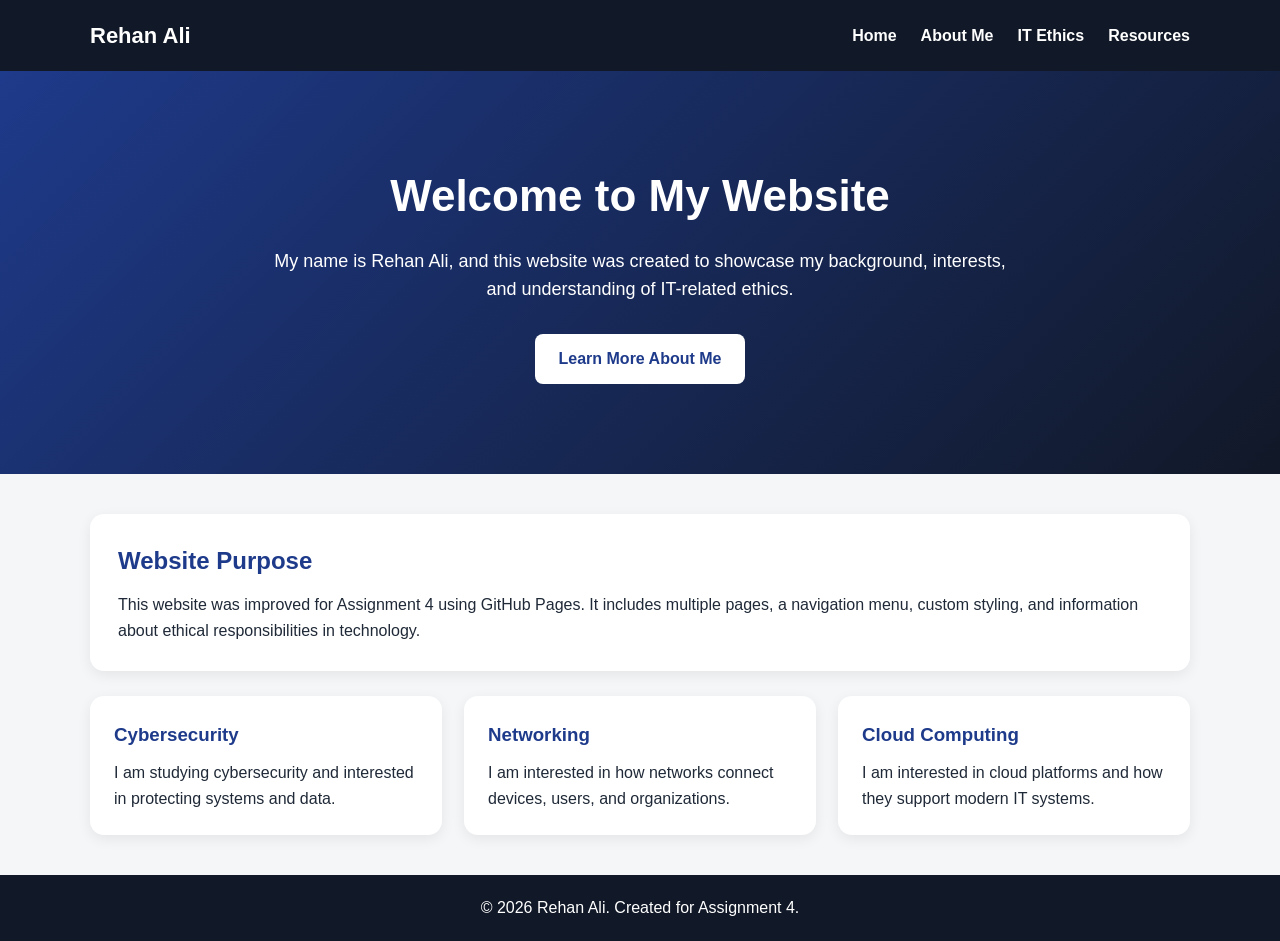
<file: index.html>
<!DOCTYPE html>
<html lang="en">
<head>
  <meta charset="UTF-8">
  <meta name="viewport" content="width=device-width, initial-scale=1.0">
  <title>Rehan Ali | Home</title>
  <link rel="stylesheet" href="style.css">
</head>
<body>

  <header>
    <nav class="navbar">
      <div class="logo">Rehan Ali</div>
      <ul class="nav-links">
        <li><a href="index.html">Home</a></li>
        <li><a href="about.html">About Me</a></li>
        <li><a href="ethics.html">IT Ethics</a></li>
        <li><a href="resources.html">Resources</a></li>
      </ul>
    </nav>
  </header>

  <section class="hero">
    <h1>Welcome to My Website</h1>
    <p>
      My name is Rehan Ali, and this website was created to showcase my background,
      interests, and understanding of IT-related ethics.
    </p>
    <a href="about.html" class="button">Learn More About Me</a>
  </section>

  <main class="container">
    <section class="card">
      <h2>Website Purpose</h2>
      <p>
        This website was improved for Assignment 4 using GitHub Pages. It includes
        multiple pages, a navigation menu, custom styling, and information about
        ethical responsibilities in technology.
      </p>
    </section>

    <section class="grid">
      <div class="mini-card">
        <h3>Cybersecurity</h3>
        <p>I am studying cybersecurity and interested in protecting systems and data.</p>
      </div>

      <div class="mini-card">
        <h3>Networking</h3>
        <p>I am interested in how networks connect devices, users, and organizations.</p>
      </div>

      <div class="mini-card">
        <h3>Cloud Computing</h3>
        <p>I am interested in cloud platforms and how they support modern IT systems.</p>
      </div>
    </section>
  </main>

  <footer>
    <p>&copy; 2026 Rehan Ali. Created for Assignment 4.</p>
  </footer>

</body>
</html>
</file>
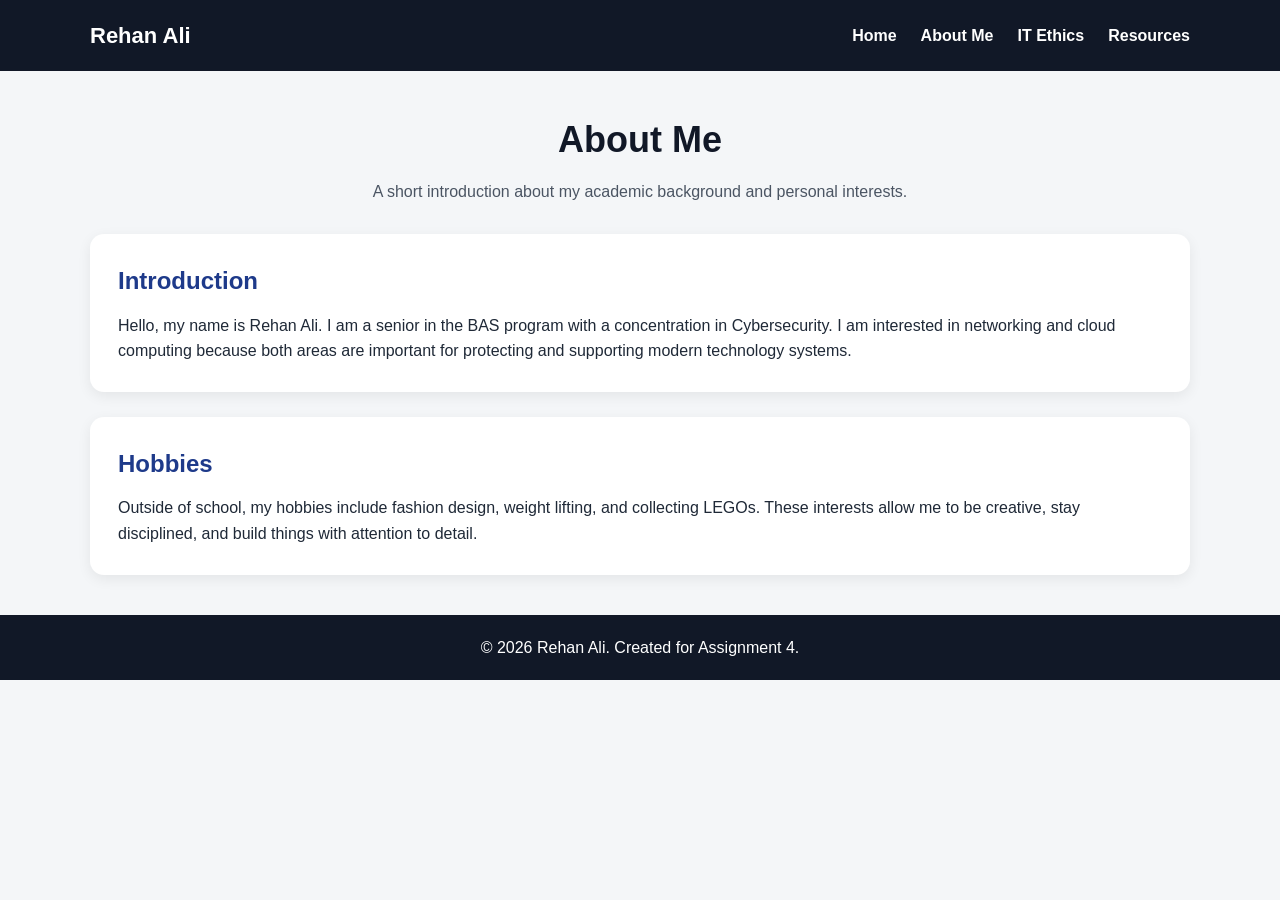
<file: about.html>
<!DOCTYPE html>
<html lang="en">
<head>
  <meta charset="UTF-8">
  <meta name="viewport" content="width=device-width, initial-scale=1.0">
  <title>Rehan Ali | About Me</title>
  <link rel="stylesheet" href="style.css">
</head>
<body>

  <header>
    <nav class="navbar">
      <div class="logo">Rehan Ali</div>
      <ul class="nav-links">
        <li><a href="index.html">Home</a></li>
        <li><a href="about.html">About Me</a></li>
        <li><a href="ethics.html">IT Ethics</a></li>
        <li><a href="resources.html">Resources</a></li>
      </ul>
    </nav>
  </header>

  <main class="container">
    <section class="page-title">
      <h1>About Me</h1>
      <p>A short introduction about my academic background and personal interests.</p>
    </section>

    <section class="card">
      <h2>Introduction</h2>
      <p>
        Hello, my name is Rehan Ali. I am a senior in the BAS program with a concentration
        in Cybersecurity. I am interested in networking and cloud computing because both
        areas are important for protecting and supporting modern technology systems.
      </p>
    </section>

    <section class="card">
      <h2>Hobbies</h2>
      <p>
        Outside of school, my hobbies include fashion design, weight lifting, and collecting LEGOs.
        These interests allow me to be creative, stay disciplined, and build things with attention
        to detail.
      </p>
    </section>
  </main>

  <footer>
    <p>&copy; 2026 Rehan Ali. Created for Assignment 4.</p>
  </footer>

</body>
</html>
</file>
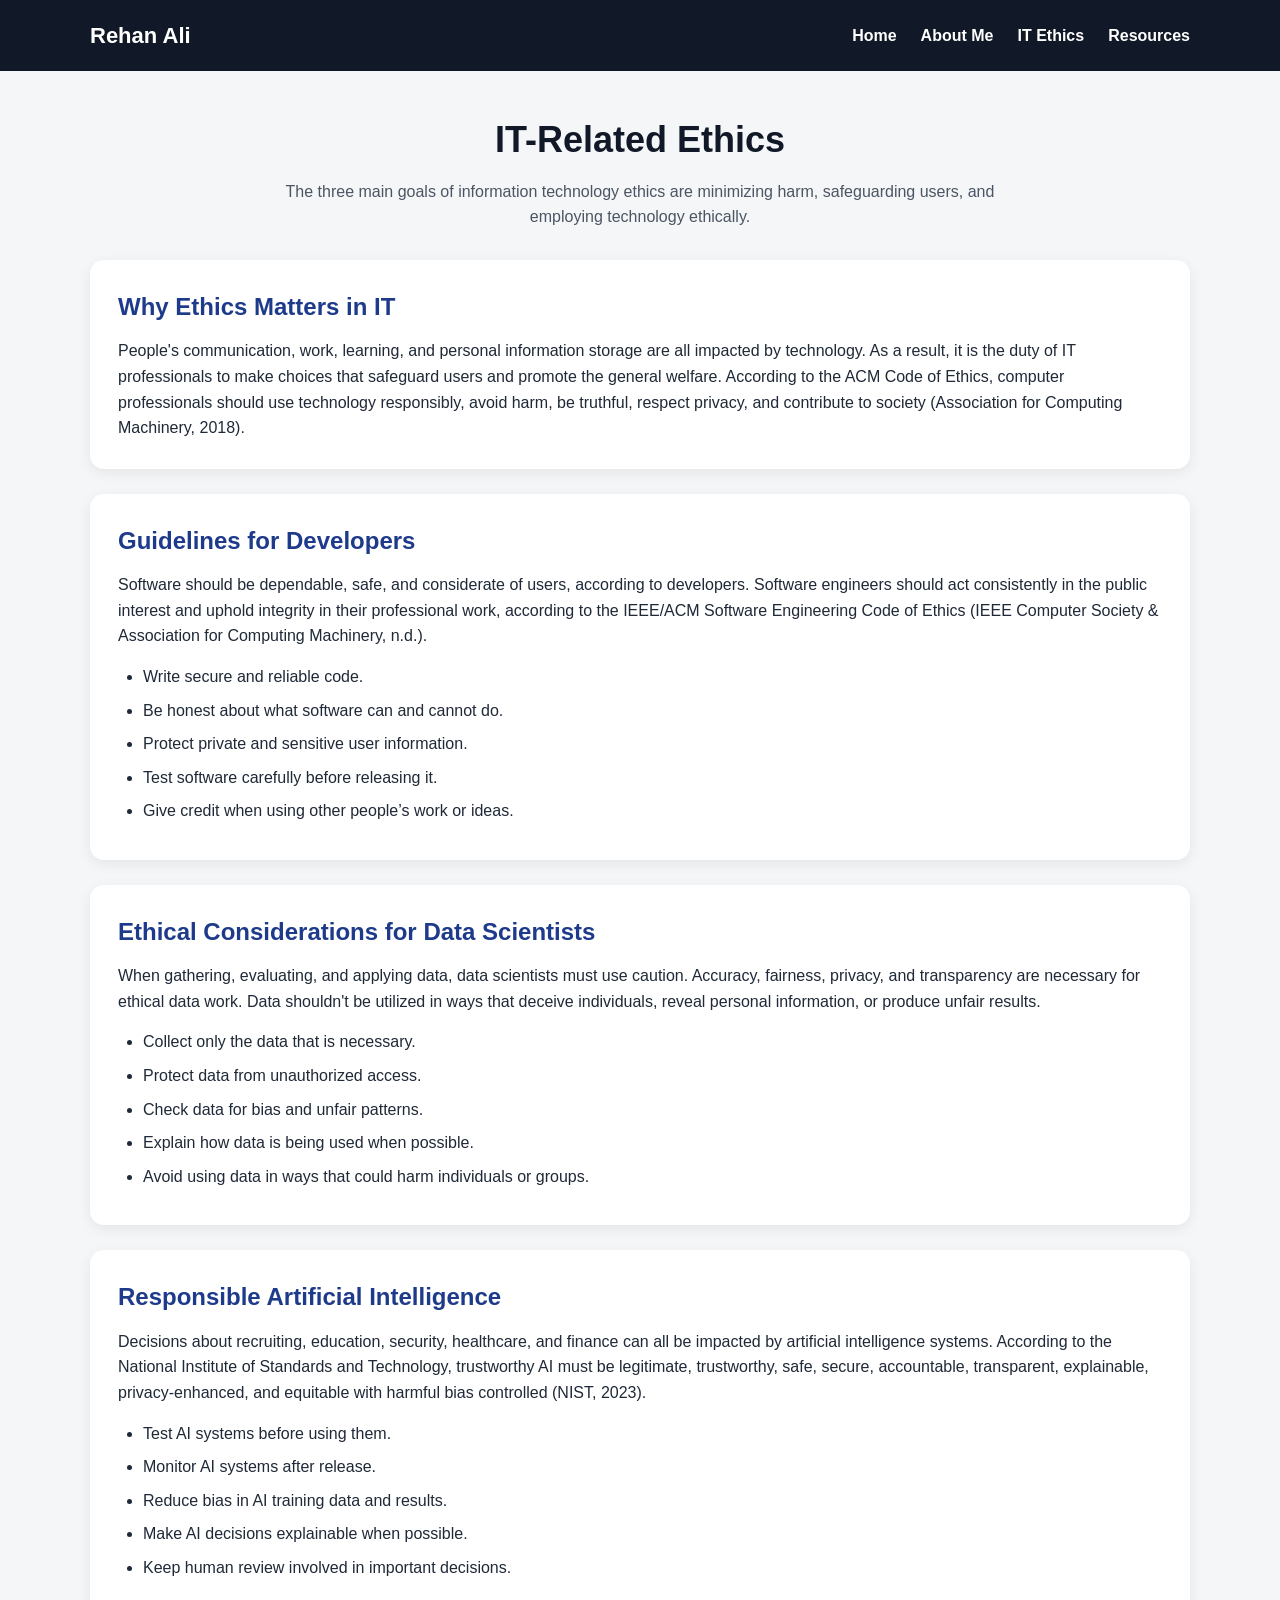
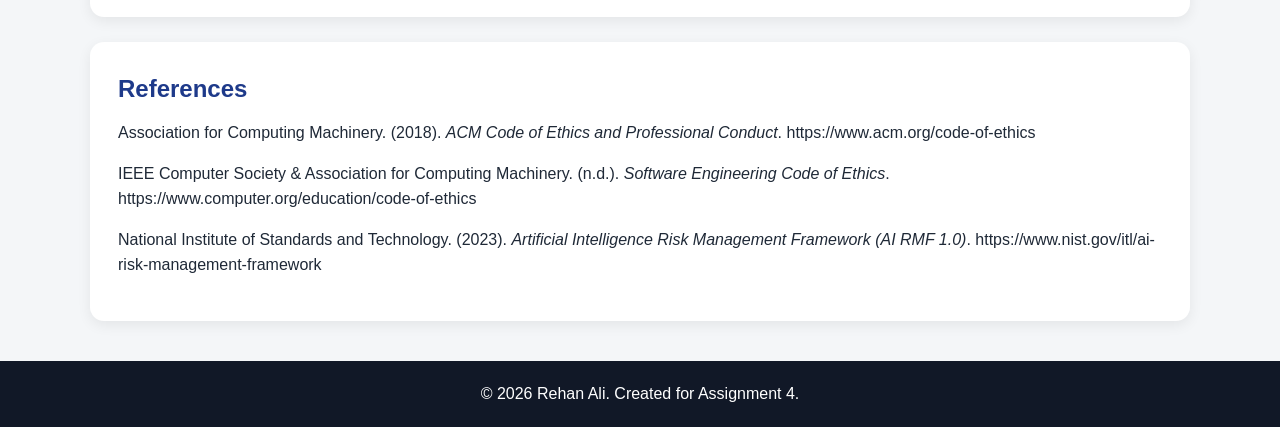
<file: ethics.html>
<!DOCTYPE html>
<html lang="en">
<head>
  <meta charset="UTF-8">
  <meta name="viewport" content="width=device-width, initial-scale=1.0">
  <title>Rehan Ali | IT Ethics</title>
  <link rel="stylesheet" href="style.css">
</head>
<body>

  <header>
    <nav class="navbar">
      <div class="logo">Rehan Ali</div>
      <ul class="nav-links">
        <li><a href="index.html">Home</a></li>
        <li><a href="about.html">About Me</a></li>
        <li><a href="ethics.html">IT Ethics</a></li>
        <li><a href="resources.html">Resources</a></li>
      </ul>
    </nav>
  </header>

  <main class="container">
    <section class="page-title">
      <h1>IT-Related Ethics</h1>
      <p>
        The three main goals of information technology ethics are minimizing harm,
        safeguarding users, and employing technology ethically.
      </p>
    </section>

    <section class="card">
      <h2>Why Ethics Matters in IT</h2>
      <p>
        People's communication, work, learning, and personal information storage are all impacted by technology. 
        As a result, it is the duty of IT professionals to make choices that safeguard users and promote the general welfare. 
        According to the ACM Code of Ethics, computer professionals should use technology responsibly, avoid harm, 
        be truthful, respect privacy, and contribute to society (Association for Computing Machinery, 2018).
      </p>
    </section>

    <section class="card">
      <h2>Guidelines for Developers</h2>
      <p>
        Software should be dependable, safe, and considerate of users, according to developers. 
        Software engineers should act consistently in the public interest and uphold integrity in their 
        professional work, according to the IEEE/ACM Software Engineering Code of Ethics 
        (IEEE Computer Society & Association for Computing Machinery, n.d.).
      </p>

      <ul>
        <li>Write secure and reliable code.</li>
        <li>Be honest about what software can and cannot do.</li>
        <li>Protect private and sensitive user information.</li>
        <li>Test software carefully before releasing it.</li>
        <li>Give credit when using other people’s work or ideas.</li>
      </ul>
    </section>

    <section class="card">
      <h2>Ethical Considerations for Data Scientists</h2>
      <p>
        When gathering, evaluating, and applying data, data scientists must use caution. 
        Accuracy, fairness, privacy, and transparency are necessary for ethical data work. 
        Data shouldn't be utilized in ways that deceive individuals, reveal personal information, 
        or produce unfair results.
      </p>

      <ul>
        <li>Collect only the data that is necessary.</li>
        <li>Protect data from unauthorized access.</li>
        <li>Check data for bias and unfair patterns.</li>
        <li>Explain how data is being used when possible.</li>
        <li>Avoid using data in ways that could harm individuals or groups.</li>
      </ul>
    </section>

    <section class="card">
      <h2>Responsible Artificial Intelligence</h2>
      <p>
        Decisions about recruiting, education, security, healthcare, and finance can all be impacted 
        by artificial intelligence systems. According to the National Institute of Standards and Technology, 
        trustworthy AI must be legitimate, trustworthy, safe, secure, accountable, transparent, explainable, 
        privacy-enhanced, and equitable with harmful bias controlled (NIST, 2023).
      </p>

      <ul>
        <li>Test AI systems before using them.</li>
        <li>Monitor AI systems after release.</li>
        <li>Reduce bias in AI training data and results.</li>
        <li>Make AI decisions explainable when possible.</li>
        <li>Keep human review involved in important decisions.</li>
      </ul>
    </section>

    <section class="card references">
      <h2>References</h2>

      <p>
        Association for Computing Machinery. (2018).
        <em>ACM Code of Ethics and Professional Conduct</em>.
        https://www.acm.org/code-of-ethics
      </p>

      <p>
        IEEE Computer Society & Association for Computing Machinery. (n.d.).
        <em>Software Engineering Code of Ethics</em>.
        https://www.computer.org/education/code-of-ethics
      </p>

      <p>
        National Institute of Standards and Technology. (2023).
        <em>Artificial Intelligence Risk Management Framework (AI RMF 1.0)</em>.
        https://www.nist.gov/itl/ai-risk-management-framework
      </p>
    </section>
  </main>

  <footer>
    <p>&copy; 2026 Rehan Ali. Created for Assignment 4.</p>
  </footer>

</body>
</html>
</file>
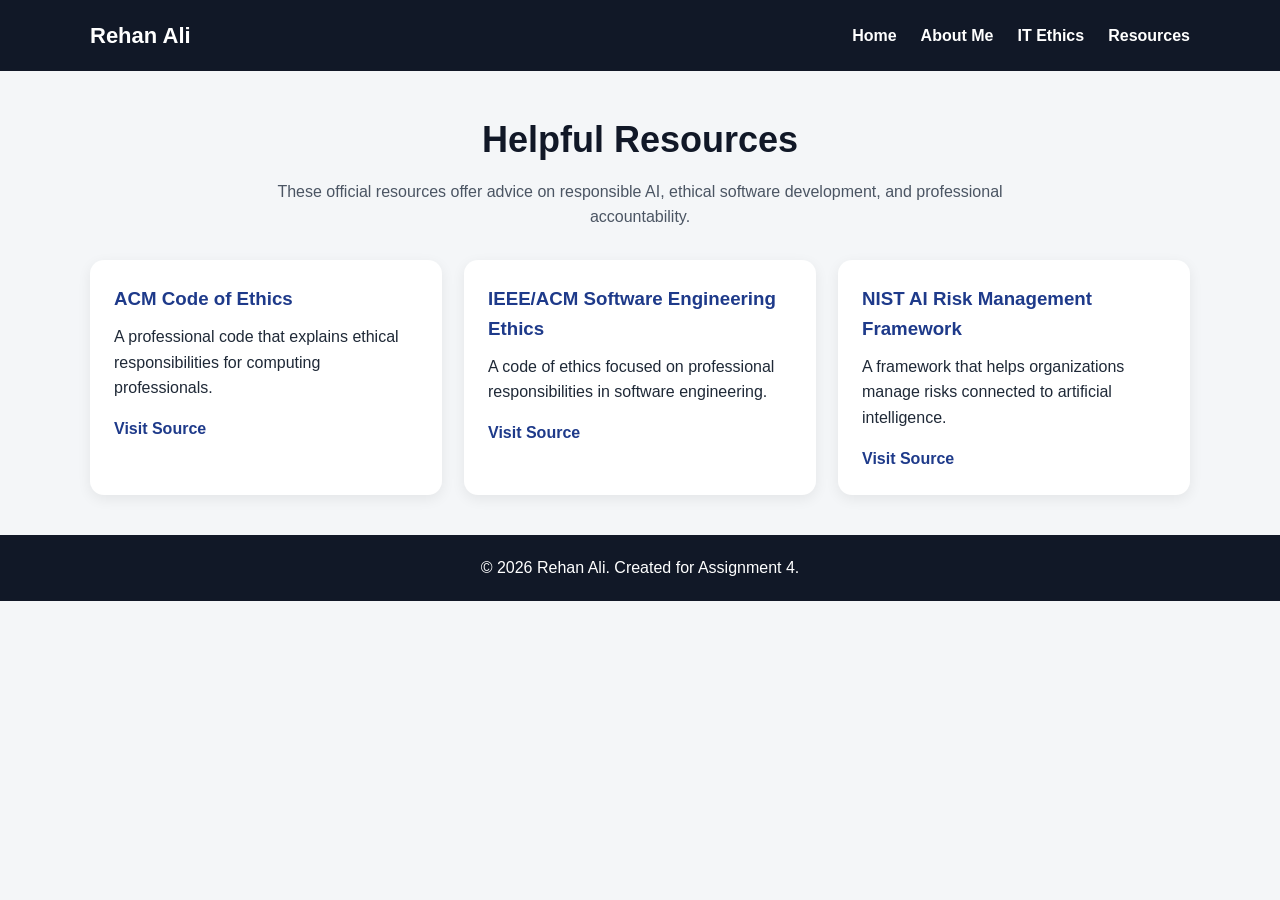
<file: resources.html>
<!DOCTYPE html>
<html lang="en">
<head>
  <meta charset="UTF-8">
  <meta name="viewport" content="width=device-width, initial-scale=1.0">
  <title>Rehan Ali | Resources</title>
  <link rel="stylesheet" href="style.css">
</head>
<body>

  <header>
    <nav class="navbar">
      <div class="logo">Rehan Ali</div>
      <ul class="nav-links">
        <li><a href="index.html">Home</a></li>
        <li><a href="about.html">About Me</a></li>
        <li><a href="ethics.html">IT Ethics</a></li>
        <li><a href="resources.html">Resources</a></li>
      </ul>
    </nav>
  </header>

  <main class="container">
    <section class="page-title">
      <h1>Helpful Resources</h1>
      <p>
        These official resources offer advice on responsible AI, 
        ethical software development, and professional accountability.
      </p>
    </section>

    <section class="grid">
      <div class="mini-card">
        <h3>ACM Code of Ethics</h3>
        <p>
          A professional code that explains ethical responsibilities for computing professionals.
        </p>
        <a href="https://www.acm.org/code-of-ethics" target="_blank">Visit Source</a>
      </div>

      <div class="mini-card">
        <h3>IEEE/ACM Software Engineering Ethics</h3>
        <p>
          A code of ethics focused on professional responsibilities in software engineering.
        </p>
        <a href="https://www.computer.org/education/code-of-ethics" target="_blank">Visit Source</a>
      </div>

      <div class="mini-card">
        <h3>NIST AI Risk Management Framework</h3>
        <p>
          A framework that helps organizations manage risks connected to artificial intelligence.
        </p>
        <a href="https://www.nist.gov/itl/ai-risk-management-framework" target="_blank">Visit Source</a>
      </div>
    </section>
  </main>

  <footer>
    <p>&copy; 2026 Rehan Ali. Created for Assignment 4.</p>
  </footer>

</body>
</html>
</file>
<file: style.css>
* {
  margin: 0;
  padding: 0;
  box-sizing: border-box;
}

body {
  font-family: Arial, Helvetica, sans-serif;
  background-color: #f4f6f8;
  color: #1f2937;
  line-height: 1.6;
}

header {
  background-color: #111827;
  color: white;
  padding: 18px 0;
}

.navbar {
  width: 90%;
  max-width: 1100px;
  margin: auto;
  display: flex;
  justify-content: space-between;
  align-items: center;
}

.logo {
  font-size: 22px;
  font-weight: bold;
}

.nav-links {
  list-style: none;
  display: flex;
  gap: 24px;
}

.nav-links a {
  color: white;
  text-decoration: none;
  font-weight: bold;
}

.nav-links a:hover {
  color: #93c5fd;
}

.hero {
  background: linear-gradient(135deg, #1e3a8a, #111827);
  color: white;
  text-align: center;
  padding: 90px 20px;
}

.hero h1 {
  font-size: 44px;
  margin-bottom: 15px;
}

.hero p {
  max-width: 750px;
  margin: 0 auto 30px;
  font-size: 18px;
}

.button {
  display: inline-block;
  background-color: white;
  color: #1e3a8a;
  padding: 12px 24px;
  border-radius: 8px;
  text-decoration: none;
  font-weight: bold;
}

.button:hover {
  background-color: #dbeafe;
}

.container {
  width: 90%;
  max-width: 1100px;
  margin: 40px auto;
}

.page-title {
  text-align: center;
  margin-bottom: 30px;
}

.page-title h1 {
  font-size: 36px;
  color: #111827;
}

.page-title p {
  max-width: 750px;
  margin: 10px auto;
  color: #4b5563;
}

.card {
  background-color: white;
  padding: 28px;
  margin-bottom: 25px;
  border-radius: 14px;
  box-shadow: 0 4px 14px rgba(0, 0, 0, 0.07);
}

.card h2 {
  color: #1e3a8a;
  margin-bottom: 12px;
}

.card ul {
  margin-top: 15px;
  padding-left: 25px;
}

.card li {
  margin-bottom: 8px;
}

.grid {
  display: grid;
  grid-template-columns: repeat(3, 1fr);
  gap: 22px;
  margin-top: 25px;
}

.mini-card {
  background-color: white;
  padding: 24px;
  border-radius: 14px;
  box-shadow: 0 4px 14px rgba(0, 0, 0, 0.07);
}

.mini-card h3 {
  color: #1e3a8a;
  margin-bottom: 10px;
}

.mini-card a {
  display: inline-block;
  margin-top: 15px;
  color: #1e3a8a;
  font-weight: bold;
  text-decoration: none;
}

.mini-card a:hover {
  text-decoration: underline;
}

.references p {
  margin-bottom: 15px;
}

footer {
  text-align: center;
  background-color: #111827;
  color: white;
  padding: 20px;
  margin-top: 40px;
}

@media (max-width: 768px) {
  .navbar {
    flex-direction: column;
    gap: 15px;
  }

  .nav-links {
    flex-direction: column;
    text-align: center;
    gap: 12px;
  }

  .hero h1 {
    font-size: 32px;
  }

  .grid {
    grid-template-columns: 1fr;
  }
}
</file>
